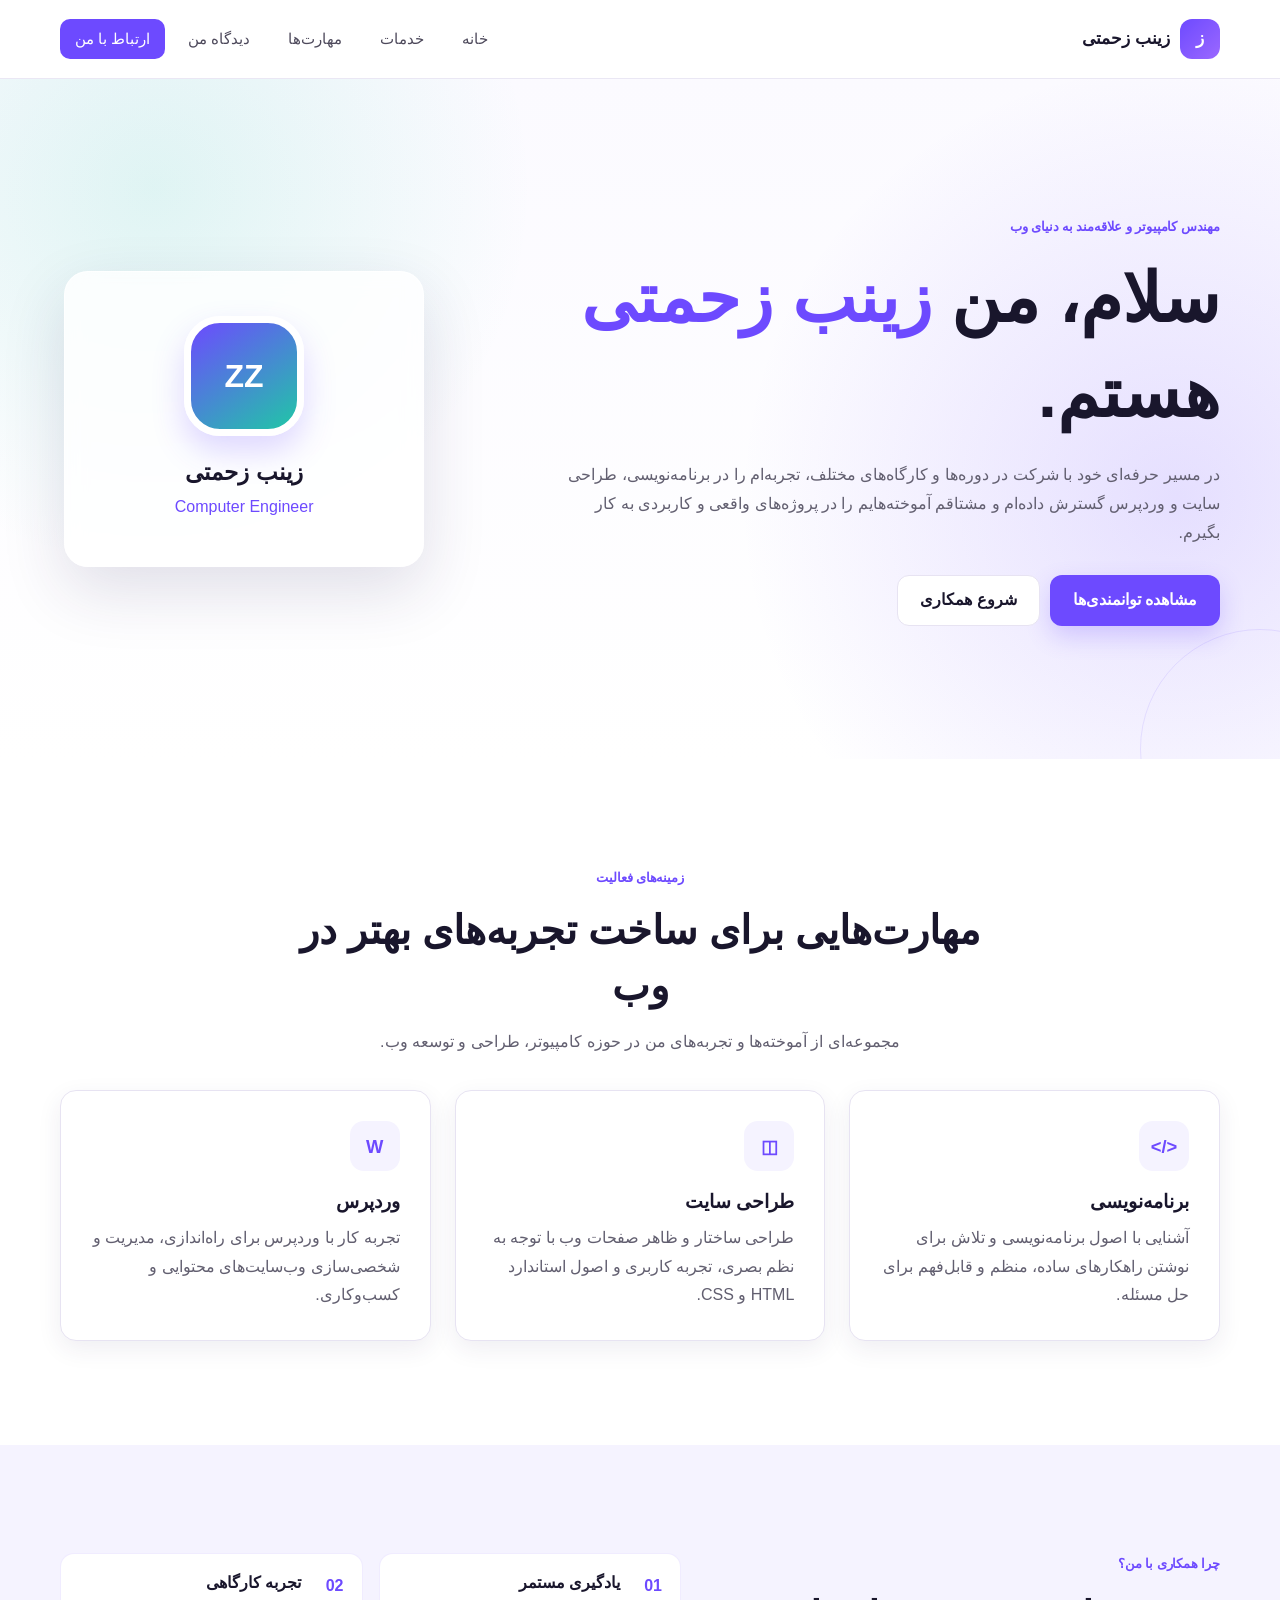
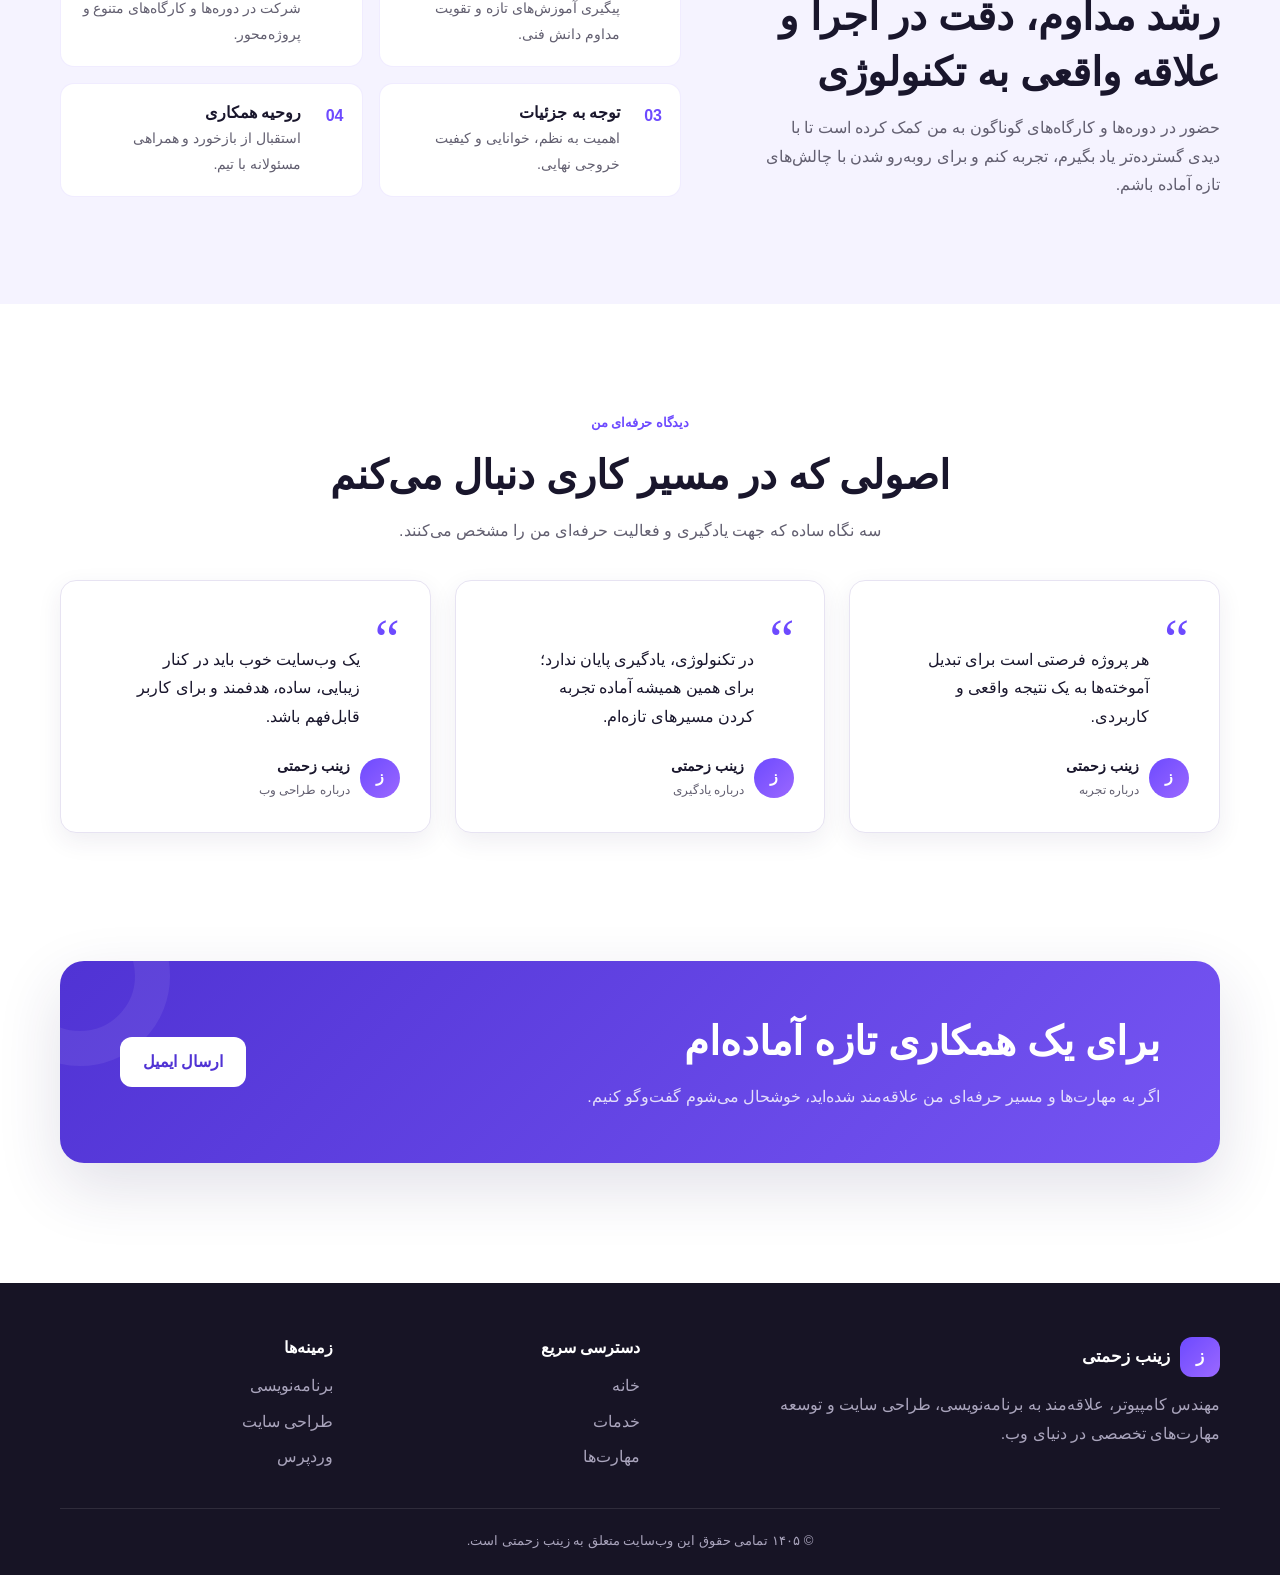
<file: index2-۲.html>
<!DOCTYPE html>
<html lang="fa" dir="rtl">
<head>
  <meta charset="UTF-8">
  <meta name="viewport" content="width=device-width, initial-scale=1.0">
  <meta name="description" content="وب‌سایت شخصی زینب زحمتی، مهندس کامپیوتر و علاقه‌مند به برنامه‌نویسی، طراحی سایت و وردپرس">
  <title>زینب زحمتی | مهندس کامپیوتر و طراح وب</title>
  <link rel="stylesheet" href="style2-1.css">
</head>
<body>
  <header class="site-header">
    <nav class="navbar container" aria-label="منوی اصلی">
      <a class="brand" href="#home"><span class="brand-mark">ز</span><span>زینب زحمتی</span></a>
      <ul class="nav-links">
        <li><a href="#home">خانه</a></li><li><a href="#services">خدمات</a></li>
        <li><a href="#features">مهارت‌ها</a></li><li><a href="#testimonials">دیدگاه من</a></li>
        <li><a class="nav-cta" href="#contact">ارتباط با من</a></li>
      </ul>
    </nav>
  </header>

  <main>
    <section class="hero" id="home">
      <div class="hero-content container">
        <div>
          <span class="eyebrow">مهندس کامپیوتر و علاقه‌مند به دنیای وب</span>
          <h1>سلام، من <span>زینب زحمتی</span> هستم.</h1>
          <p class="hero-text">در مسیر حرفه‌ای خود با شرکت در دوره‌ها و کارگاه‌های مختلف، تجربه‌ام را در برنامه‌نویسی، طراحی سایت و وردپرس گسترش داده‌ام و مشتاقم آموخته‌هایم را در پروژه‌های واقعی و کاربردی به کار بگیرم.</p>
          <div class="hero-actions"><a class="btn btn-primary" href="#services">مشاهده توانمندی‌ها</a><a class="btn btn-secondary" href="#contact">شروع همکاری</a></div>
        </div>
        <div class="profile-card" aria-label="کارت معرفی زینب زحمتی">
          <div class="avatar" aria-hidden="true">ZZ</div><h2>زینب زحمتی</h2><p>Computer Engineer</p>
          <!-- <span class="status">آماده یادگیری و همکاری</span> -->
        </div>
      </div>
    </section>

    <section id="services">
      <div class="container">
        <div class="section-heading"><span class="eyebrow">زمینه‌های فعالیت</span><h2>مهارت‌هایی برای ساخت تجربه‌های بهتر در وب</h2><p>مجموعه‌ای از آموخته‌ها و تجربه‌های من در حوزه کامپیوتر، طراحی و توسعه وب.</p></div>
        <div class="services-grid">
          <article class="service-card"><div class="icon">&lt;/&gt;</div><h3>برنامه‌نویسی</h3><p>آشنایی با اصول برنامه‌نویسی و تلاش برای نوشتن راهکارهای ساده، منظم و قابل‌فهم برای حل مسئله.</p></article>
          <article class="service-card"><div class="icon">◫</div><h3>طراحی سایت</h3><p>طراحی ساختار و ظاهر صفحات وب با توجه به نظم بصری، تجربه کاربری و اصول استاندارد HTML و CSS.</p></article>
          <article class="service-card"><div class="icon">W</div><h3>وردپرس</h3><p>تجربه کار با وردپرس برای راه‌اندازی، مدیریت و شخصی‌سازی وب‌سایت‌های محتوایی و کسب‌وکاری.</p></article>
        </div>
      </div>
    </section>

    <section class="features" id="features">
      <div class="features-layout container">
        <div class="features-intro"><span class="eyebrow">چرا همکاری با من؟</span><h2>رشد مداوم، دقت در اجرا و علاقه واقعی به تکنولوژی</h2><p>حضور در دوره‌ها و کارگاه‌های گوناگون به من کمک کرده است تا با دیدی گسترده‌تر یاد بگیرم، تجربه کنم و برای روبه‌رو شدن با چالش‌های تازه آماده باشم.</p></div>
        <div class="feature-list">
          <article class="feature-item"><span>01</span><h3>یادگیری مستمر</h3><p>پیگیری آموزش‌های تازه و تقویت مداوم دانش فنی.</p></article>
          <article class="feature-item"><span>02</span><h3>تجربه کارگاهی</h3><p>شرکت در دوره‌ها و کارگاه‌های متنوع و پروژه‌محور.</p></article>
          <article class="feature-item"><span>03</span><h3>توجه به جزئیات</h3><p>اهمیت به نظم، خوانایی و کیفیت خروجی نهایی.</p></article>
          <article class="feature-item"><span>04</span><h3>روحیه همکاری</h3><p>استقبال از بازخورد و همراهی مسئولانه با تیم.</p></article>
        </div>
      </div>
    </section>

    <section class="testimonials" id="testimonials">
      <div class="container">
        <div class="section-heading"><span class="eyebrow">دیدگاه حرفه‌ای من</span><h2>اصولی که در مسیر کاری دنبال می‌کنم</h2><p>سه نگاه ساده که جهت یادگیری و فعالیت حرفه‌ای من را مشخص می‌کنند.</p></div>
        <div class="quote-grid">
          <article class="quote-card"><div class="quote-mark">“</div><blockquote>هر پروژه فرصتی است برای تبدیل آموخته‌ها به یک نتیجه واقعی و کاربردی.</blockquote><div class="quote-author"><span class="mini-avatar">ز</span><div><strong>زینب زحمتی</strong><small>درباره تجربه</small></div></div></article>
          <article class="quote-card"><div class="quote-mark">“</div><blockquote>در تکنولوژی، یادگیری پایان ندارد؛ برای همین همیشه آماده تجربه کردن مسیرهای تازه‌ام.</blockquote><div class="quote-author"><span class="mini-avatar">ز</span><div><strong>زینب زحمتی</strong><small>درباره یادگیری</small></div></div></article>
          <article class="quote-card"><div class="quote-mark">“</div><blockquote>یک وب‌سایت خوب باید در کنار زیبایی، ساده، هدفمند و برای کاربر قابل‌فهم باشد.</blockquote><div class="quote-author"><span class="mini-avatar">ز</span><div><strong>زینب زحمتی</strong><small>درباره طراحی وب</small></div></div></article>
        </div>
      </div>
    </section>

    <section class="cta-section" id="contact">
      <div class="container"><div class="cta-box"><div><h2>برای یک همکاری تازه آماده‌ام</h2><p>اگر به مهارت‌ها و مسیر حرفه‌ای من علاقه‌مند شده‌اید، خوشحال می‌شوم گفت‌وگو کنیم.</p></div><a class="btn" href="mailto:zeinabzahmati@gmail.com">ارسال ایمیل</a></div></div>
    </section>
  </main>

  <footer class="site-footer">
    <div class="container">
      <div class="footer-top">
        <div class="footer-about"><a class="brand footer-brand" href="#home"><span class="brand-mark">ز</span><span>زینب زحمتی</span></a><p>مهندس کامپیوتر، علاقه‌مند به برنامه‌نویسی، طراحی سایت و توسعه مهارت‌های تخصصی در دنیای وب.</p></div>
        <div class="footer-col"><h3>دسترسی سریع</h3><ul><li><a href="#home">خانه</a></li><li><a href="#services">خدمات</a></li><li><a href="#features">مهارت‌ها</a></li></ul></div>
        <div class="footer-col"><h3>زمینه‌ها</h3><ul><li>برنامه‌نویسی</li><li>طراحی سایت</li><li>وردپرس</li></ul></div>
      </div>
      <p class="copyright">© ۱۴۰۵ تمامی حقوق این وب‌سایت متعلق به زینب زحمتی است.</p>
    </div>
  </footer>
</body>
</html>
</file>
<file: style2-1.css>
:root {
  --color-primary: #6d4aff;
  --color-primary-dark: #5033d4;
  --color-accent: #20c7a6;
  --color-heading: #19162c;
  --color-text: #625f70;
  --color-surface: #ffffff;
  --color-soft: #f5f3ff;
  --color-border: #e7e3f2;
  --shadow-sm: 0 8px 24px rgb(46 34 91 / 8%);
  --shadow-lg: 0 24px 64px rgb(46 34 91 / 14%);
  --radius-md: 16px;
  --radius-lg: 24px;
}

*,
*::before,
*::after {
  box-sizing: border-box;
}

html {
  scroll-behavior: smooth;
}

body {
  margin: 0;
  color: var(--color-text);
  background: var(--color-surface);
  font-family: Tahoma, Arial, sans-serif;
  font-size: 1rem;
  line-height: 1.8;
}

img,
svg {
  display: block;
  max-width: 100%;
}

a {
  color: inherit;
  text-decoration: none;
}

ul {
  margin: 0;
  padding: 0;
  list-style: none;
}

h1,
h2,
h3,
p,
blockquote {
  margin-top: 0;
}

h1,
h2,
h3 {
  color: var(--color-heading);
  line-height: 1.4;
}

.container {
  width: min(100% - 32px, 1160px);
  margin-inline: auto;
}

section {
  padding-block: 64px;
  scroll-margin-top: 150px;
}

.site-header {
  position: sticky;
  z-index: 10;
  top: 0;
  border-bottom: 1px solid rgb(231 227 242 / 85%);
  background: rgb(255 255 255 / 94%);
  backdrop-filter: blur(12px);
}

.navbar {
  display: flex;
  flex-wrap: wrap;
  align-items: center;
  justify-content: center;
  gap: 14px;
  padding-block: 14px;
}

.brand {
  display: inline-flex;
  align-items: center;
  gap: 10px;
  color: var(--color-heading);
  font-size: 1.05rem;
  font-weight: 700;
}

.brand-mark,
.mini-avatar {
  display: inline-grid;
  flex: 0 0 auto;
  place-items: center;
  color: #fff;
  background: linear-gradient(135deg, var(--color-primary), #9b68ff);
}

.brand-mark {
  width: 40px;
  height: 40px;
  border-radius: 12px;
}

.nav-links {
  display: grid;
  width: 100%;
  grid-template-columns: repeat(2, minmax(0, 1fr));
  gap: 6px;
  text-align: center;
}

.nav-links a {
  display: block;
  padding: 7px 8px;
  border-radius: 10px;
  color: #4d495b;
  font-size: 0.88rem;
  transition: color 180ms ease, background-color 180ms ease;
}

.nav-links a:hover,
.nav-links a:focus-visible {
  color: var(--color-primary);
  background: var(--color-soft);
  outline: none;
}

.nav-links li:last-child {
  grid-column: 1 / -1;
}

.nav-links .nav-cta {
  color: #fff;
  background: var(--color-primary);
}

.nav-links .nav-cta:hover,
.nav-links .nav-cta:focus-visible {
  color: #fff;
  background: var(--color-primary-dark);
}

.hero {
  position: relative;
  overflow: hidden;
  padding-block: 72px;
  background:
    radial-gradient(circle at 12% 16%, rgb(32 199 166 / 13%), transparent 30%),
    radial-gradient(circle at 92% 62%, rgb(109 74 255 / 17%), transparent 35%),
    linear-gradient(180deg, #fbfaff 0%, #fff 100%);
}

.hero::before {
  position: absolute;
  width: 240px;
  height: 240px;
  border: 1px solid rgb(109 74 255 / 12%);
  border-radius: 50%;
  content: "";
  inset: auto -100px -110px auto;
}

.hero-content {
  position: relative;
  display: grid;
  gap: 40px;
  align-items: center;
}

.eyebrow {
  display: inline-block;
  margin-bottom: 12px;
  color: var(--color-primary);
  font-size: 0.82rem;
  font-weight: 700;
  letter-spacing: -0.01em;
}

.hero h1 {
  max-width: 720px;
  margin-bottom: 20px;
  font-size: clamp(2rem, 8vw, 4.25rem);
}

.hero h1 span {
  color: var(--color-primary);
}

.hero-text {
  max-width: 670px;
  margin-bottom: 28px;
  font-size: 1rem;
}

.hero-actions {
  display: flex;
  flex-direction: column;
  gap: 10px;
}

.btn {
  display: inline-flex;
  min-height: 48px;
  align-items: center;
  justify-content: center;
  padding: 10px 22px;
  border: 1px solid transparent;
  border-radius: 12px;
  font-weight: 700;
  transition: transform 180ms ease, box-shadow 180ms ease, background-color 180ms ease;
}

.btn:hover {
  transform: translateY(-2px);
}

.btn-primary {
  color: #fff;
  background: var(--color-primary);
  box-shadow: 0 10px 24px rgb(109 74 255 / 24%);
}

.btn-primary:hover {
  background: var(--color-primary-dark);
}

.btn-secondary {
  border-color: var(--color-border);
  color: var(--color-heading);
  background: #fff;
}

.profile-card {
  width: min(100%, 360px);
  margin-inline: auto;
  padding: 32px 20px;
  border: 1px solid rgb(255 255 255 / 70%);
  border-radius: var(--radius-lg);
  text-align: center;
  background: rgb(255 255 255 / 80%);
  box-shadow: var(--shadow-lg);
  backdrop-filter: blur(10px);
}

.avatar {
  display: grid;
  width: 120px;
  height: 120px;
  margin: 0 auto 20px;
  place-items: center;
  border: 7px solid #fff;
  border-radius: 36px;
  color: #fff;
  background: linear-gradient(145deg, var(--color-primary), #20c7a6);
  box-shadow: 0 16px 32px rgb(109 74 255 / 22%);
  font-size: 2rem;
  font-weight: 800;
  direction: ltr;
}

.profile-card h2 {
  margin-bottom: 4px;
  font-size: 1.45rem;
}

.profile-card p {
  margin-bottom: 0;
  color: var(--color-primary);
  direction: ltr;
}

.section-heading {
  max-width: 690px;
  margin: 0 auto 34px;
  text-align: center;
}

.section-heading h2,
.features-intro h2,
.cta-box h2 {
  margin-bottom: 14px;
  font-size: clamp(1.55rem, 6vw, 2.5rem);
}

.section-heading p,
.features-intro p {
  margin-bottom: 0;
}

.services-grid,
.quote-grid {
  display: grid;
  gap: 18px;
}

.service-card,
.quote-card {
  height: 100%;
  padding: 24px;
  border: 1px solid var(--color-border);
  border-radius: var(--radius-md);
  background: var(--color-surface);
  box-shadow: var(--shadow-sm);
}

.service-card {
  transition: transform 180ms ease, box-shadow 180ms ease;
}

.service-card:hover {
  transform: translateY(-5px);
  box-shadow: var(--shadow-lg);
}

.service-card .icon {
  display: grid;
  width: 50px;
  height: 50px;
  margin-bottom: 18px;
  place-items: center;
  border-radius: 14px;
  color: var(--color-primary);
  background: var(--color-soft);
  font-family: Arial, sans-serif;
  font-size: 1.15rem;
  font-weight: 800;
  direction: ltr;
}

.service-card h3 {
  margin-bottom: 8px;
  font-size: 1.18rem;
}

.service-card p,
.quote-card p {
  margin-bottom: 0;
}

.features {
  background: var(--color-soft);
}

.features-layout {
  display: grid;
  gap: 34px;
  align-items: center;
}

.feature-list {
  display: grid;
  gap: 12px;
}

.feature-item {
  display: grid;
  grid-template-columns: 42px minmax(0, 1fr);
  padding: 18px;
  border: 1px solid rgb(109 74 255 / 10%);
  border-radius: 14px;
  background: #fff;
}

.feature-item > span {
  grid-row: 1 / span 2;
  color: var(--color-primary);
  font-weight: 800;
}

.feature-item h3 {
  margin-bottom: 2px;
  font-size: 1rem;
}

.feature-item p {
  margin-bottom: 0;
  font-size: 0.9rem;
}

.testimonials {
  background: #fff;
}

.quote-card {
  display: flex;
  flex-direction: column;
}

.quote-mark {
  height: 35px;
  color: var(--color-primary);
  font-family: Georgia, serif;
  font-size: 3.5rem;
  line-height: 1;
}

.quote-card blockquote {
  flex: 1;
  margin-bottom: 22px;
  color: var(--color-heading);
  font-size: 1rem;
}

.quote-author {
  display: flex;
  align-items: center;
  gap: 10px;
}

.mini-avatar {
  width: 40px;
  height: 40px;
  border-radius: 50%;
  font-weight: 700;
}

.quote-author strong,
.quote-author small {
  display: block;
}

.quote-author strong {
  color: var(--color-heading);
  font-size: 0.9rem;
}

.quote-author small {
  color: var(--color-text);
  font-size: 0.75rem;
}

.cta-section {
  padding-top: 24px;
}

.cta-box {
  position: relative;
  overflow: hidden;
  display: flex;
  flex-direction: column;
  gap: 24px;
  align-items: stretch;
  padding: 32px 24px;
  border-radius: var(--radius-lg);
  color: rgb(255 255 255 / 82%);
  background: linear-gradient(135deg, #5033d4, #7655f3);
  box-shadow: var(--shadow-lg);
}

.cta-box::after {
  position: absolute;
  width: 180px;
  height: 180px;
  border: 35px solid rgb(255 255 255 / 7%);
  border-radius: 50%;
  content: "";
  inset: -75px auto auto -70px;
}

.cta-box > * {
  position: relative;
  z-index: 1;
}

.cta-box h2 {
  color: #fff;
}

.cta-box p {
  max-width: 650px;
  margin-bottom: 0;
}

.cta-box .btn {
  color: var(--color-primary-dark);
  background: #fff;
}

.site-footer {
  margin-top: 16px;
  padding-block: 54px 22px;
  color: #aaa5bd;
  background: #171425;
}

.footer-top {
  display: grid;
  gap: 34px;
  padding-bottom: 36px;
}

.footer-about {
  max-width: 470px;
}

.footer-brand {
  margin-bottom: 14px;
  color: #fff;
}

.footer-about p {
  margin-bottom: 0;
}

.footer-col h3 {
  margin-bottom: 12px;
  color: #fff;
  font-size: 1rem;
}

.footer-col li + li {
  margin-top: 7px;
}

.footer-col a:hover {
  color: #fff;
}

.copyright {
  margin-bottom: 0;
  padding-top: 20px;
  border-top: 1px solid rgb(255 255 255 / 10%);
  text-align: center;
  font-size: 0.82rem;
}

/* Large mobile: 480px and wider */
@media (min-width: 480px) {
  .hero-actions {
    flex-direction: row;
  }

  .hero-actions .btn {
    flex: 0 1 auto;
  }

  .profile-card {
    padding-inline: 32px;
  }
}

/* Tablet: 640px and wider */
@media (min-width: 640px) {
  .container {
    width: min(100% - 56px, 1160px);
  }

  section {
    padding-block: 80px;
  }

  .navbar {
    justify-content: space-between;
  }

  .nav-links {
    display: flex;
    width: auto;
    flex: 1 1 100%;
    align-items: center;
    justify-content: center;
    gap: 4px;
  }

  .nav-links li:last-child {
    grid-column: auto;
  }

  .nav-links a {
    padding-inline: 12px;
  }

  .hero {
    padding-block: 92px;
  }

  .services-grid,
  .quote-grid {
    grid-template-columns: repeat(2, minmax(0, 1fr));
  }

  .services-grid article:last-child,
  .quote-grid article:last-child {
    grid-column: 1 / -1;
    width: calc(50% - 9px);
    justify-self: center;
  }

  .feature-list {
    grid-template-columns: repeat(2, minmax(0, 1fr));
  }

  .cta-box {
    flex-direction: row;
    align-items: center;
    justify-content: space-between;
    padding: 42px;
  }

  .cta-box .btn {
    flex: 0 0 auto;
  }

  .footer-top {
    grid-template-columns: minmax(0, 2fr) repeat(2, minmax(130px, 1fr));
  }
}

/* Desktop: 1024px and wider */
@media (min-width: 1024px) {
  section {
    padding-block: 104px;
  }

  .navbar {
    min-height: 78px;
    flex-wrap: nowrap;
    gap: 36px;
    padding-block: 10px;
  }

  .nav-links {
    flex: 0 1 auto;
    gap: 8px;
  }

  .nav-links a {
    padding-inline: 15px;
    font-size: 0.92rem;
  }

  .hero {
    min-height: 680px;
    display: grid;
    align-items: center;
    padding-block: 100px;
  }

  .hero-content {
    grid-template-columns: minmax(0, 1.45fr) minmax(300px, 0.75fr);
    gap: 80px;
  }

  .profile-card {
    padding-block: 44px;
  }

  .services-grid,
  .quote-grid {
    grid-template-columns: repeat(3, minmax(0, 1fr));
    gap: 24px;
  }

  .services-grid article:last-child,
  .quote-grid article:last-child {
    grid-column: auto;
    width: auto;
  }

  .service-card,
  .quote-card {
    padding: 30px;
  }

  .features-layout {
    grid-template-columns: minmax(0, 0.85fr) minmax(0, 1.15fr);
    gap: 80px;
  }

  .feature-list {
    gap: 16px;
  }

  .cta-box {
    padding: 52px 60px;
  }
}

@media (prefers-reduced-motion: reduce) {
  html {
    scroll-behavior: auto;
  }

  *,
  *::before,
  *::after {
    transition-duration: 0.01ms !important;
  }
}
</file>
